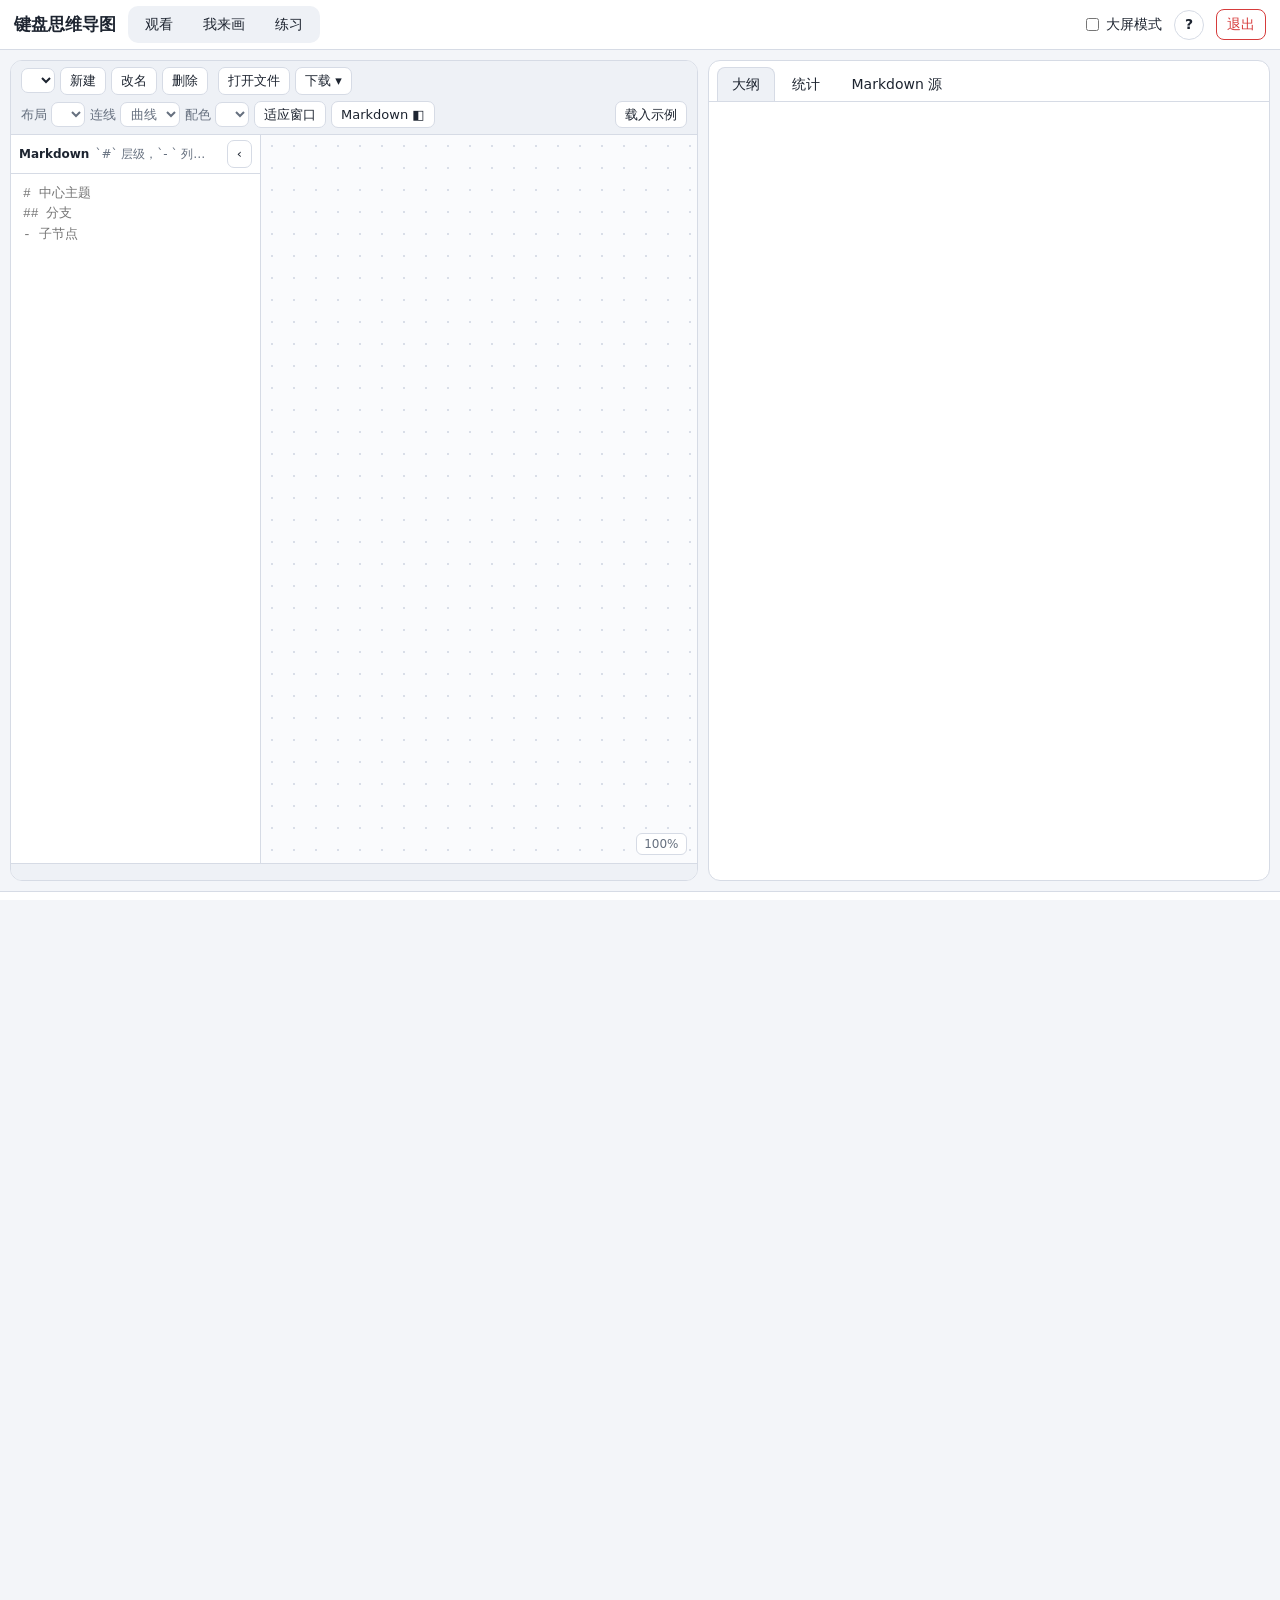
<file: index.html>
<!doctype html>
<html lang="zh-CN">
<head>
<meta charset="utf-8">
<meta name="viewport" content="width=device-width, initial-scale=1">
<title>键盘思维导图</title>
<!-- 仓库根目录的入口：GitHub Pages 打开 https://shuyaogao.github.io/markdown-mindmap/ 时直接跳到 play/。
     用 play/index.html 而不是 play/，这样下载解压后双击本文件（file://）也能跳过去。 -->
<meta http-equiv="refresh" content="0; url=play/index.html">
<link rel="canonical" href="play/index.html">
<style>
  body { margin: 0; padding: 24px 16px; background: #f3f5f9; color: #1d2430; font-family: "Microsoft YaHei", "PingFang SC", system-ui, sans-serif; line-height: 1.7; }
  a { color: #2f5bea; }
  @media (prefers-color-scheme: dark) { body { background: #11141b; color: #e8ecf4; } a { color: #8fb0ff; } }
</style>
</head>
<body>
<p>正在打开键盘思维导图……</p>
<p>没有自动跳转的话，点这里：<a href="play/index.html">打开键盘思维导图（play/index.html）</a></p>
</body>
</html>
</file>
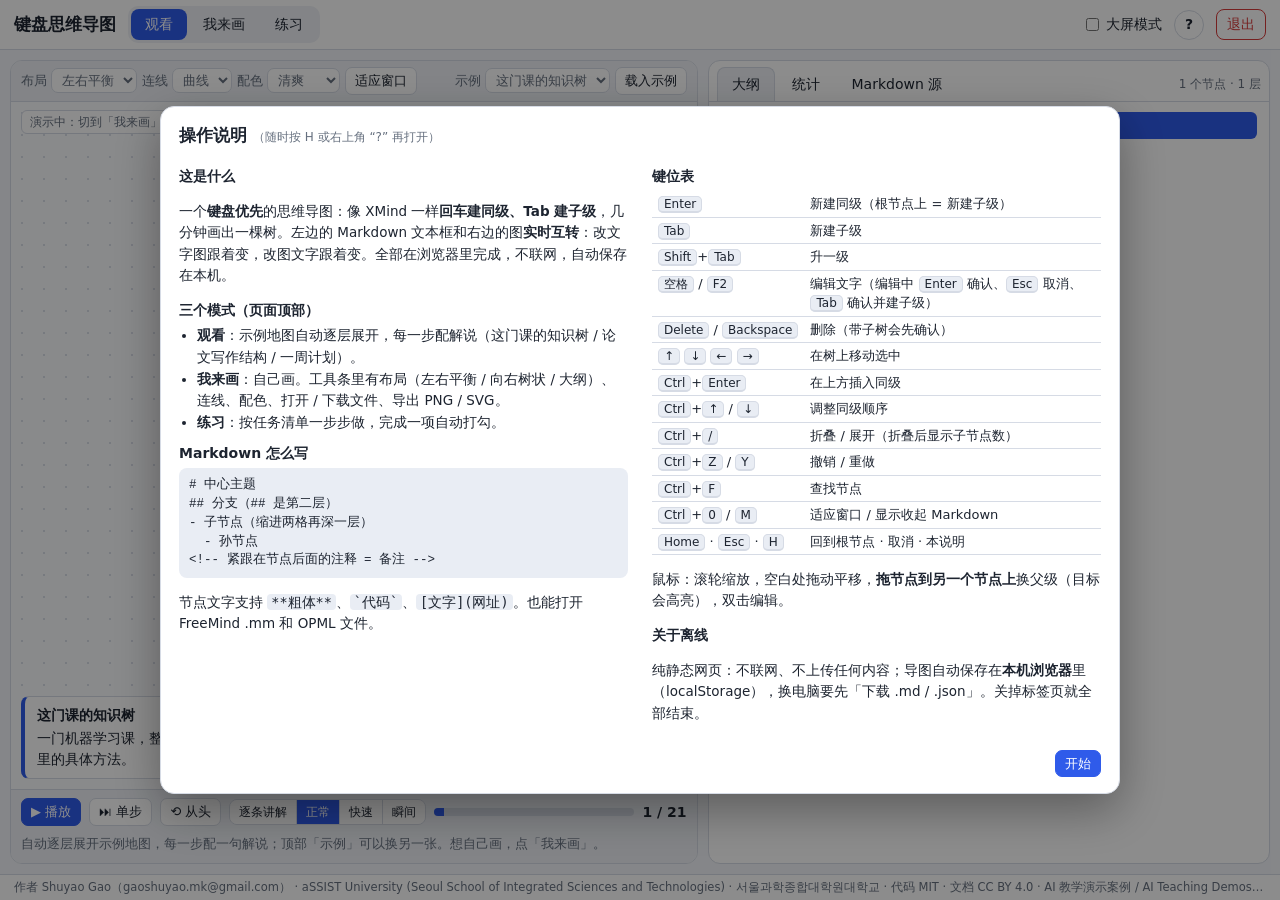
<file: play/index.html>
<!DOCTYPE html>
<html lang="zh-CN">
<head>
<meta charset="utf-8">
<meta name="viewport" content="width=device-width, initial-scale=1, viewport-fit=cover">
<meta name="color-scheme" content="light dark">
<title>键盘思维导图</title>
<link rel="stylesheet" href="css/app.css">
<link rel="stylesheet" href="css/mobile.css">
</head>
<body>

<!-- ===================== 顶栏：标题 + 模式标签 + 右上角按钮 ===================== -->
<header id="topbar">
  <div class="brand"><span id="app-name">键盘思维导图</span><small id="app-tagline"></small></div>
  <nav id="modes" role="tablist">
    <button data-mode="watch" role="tab" title="示例地图自动逐层展开，配解说">观看</button>
    <button data-mode="draw" role="tab" title="自己画：回车建同级、Tab 建子级，Markdown 与图实时互转">我来画</button>
    <button data-mode="practice" role="tab" title="按任务清单练习，完成一项自动打勾">练习</button>
  </nav>
  <span class="spacer"></span>
  <label class="switch" title="左右比例从约 55:45 调到约 70:30，方便投影"><input type="checkbox" id="bigscreen"> 大屏模式</label>
  <button id="help-btn" class="icon" title="操作说明（H）">?</button>
  <button id="exit-btn" class="exit" title="停止全部计算并关闭页面">退出</button>
  <!-- 手机竖屏：其余入口收进 ☰ 菜单 -->
  <button id="menu-btn" aria-label="菜单" aria-expanded="false" aria-controls="menu">☰</button>
  <div id="menu" role="menu" hidden>
    <button role="menuitem" id="menu-md">看 Markdown（改文字图跟着变）</button>
    <button role="menuitem" id="menu-right">大纲 · 统计</button>
    <div class="sep"></div>
    <button role="menuitem" id="menu-new">新建导图</button>
    <button role="menuitem" id="menu-open">打开文件（.md / .json / .opml / .mm）…</button>
    <button role="menuitem" id="menu-dl-md">下载 .md</button>
    <button role="menuitem" id="menu-dl-json">下载 .json</button>
    <button role="menuitem" id="menu-png">导出 PNG</button>
    <button role="menuitem" id="menu-fit">适应窗口</button>
    <div class="sep"></div>
    <button role="menuitem" id="menu-help">操作说明</button>
    <button role="menuitem" id="menu-exit">退出</button>
  </div>
</header>

<main id="layout">
  <!-- ===================== 左栏：工具条 + （Markdown | 图） + 操作区 ===================== -->
  <section id="leftcol">
    <div id="toolbar">
      <span class="grp" id="grp-doc">
        <select id="doc-select" title="本机保存的导图（localStorage 自动保存）"></select>
        <button class="mini" id="doc-new" title="新建一张空白导图">新建</button>
        <button class="mini" id="doc-rename" title="改名（根节点文字就是标题）">改名</button>
        <button class="mini" id="doc-delete" title="从本机删除这张导图">删除</button>
      </span>
      <span class="grp" id="grp-file">
        <button class="mini" id="btn-open" title="打开 .md / .json / .opml / FreeMind .mm">打开文件</button>
        <span class="dd">
          <button class="mini" id="btn-download" title="下载">下载 ▾</button>
          <div class="ddmenu">
            <button id="dl-md">Markdown（.md）</button>
            <button id="dl-json">JSON（.json）</button>
            <button id="dl-opml">OPML（.opml）</button>
            <button id="dl-mm">FreeMind（.mm）</button>
            <div class="sep"></div>
            <button id="dl-png">图片 PNG</button>
            <button id="dl-svg">矢量图 SVG</button>
          </div>
        </span>
      </span>
      <span class="grp" id="grp-view">
        <label>布局 <select id="layout-select"></select></label>
        <label>连线 <select id="edge-select"><option value="curve">曲线</option><option value="elbow">折线</option></select></label>
        <label>配色 <select id="theme-select"></select></label>
        <button class="mini" id="btn-fit" title="适应窗口（Ctrl+0）">适应窗口</button>
        <button class="mini" id="btn-md-toggle" title="显示 / 收起左侧 Markdown 文本框（Ctrl+M）">Markdown ◧</button>
      </span>
      <span class="spacer"></span>
      <span class="grp" id="grp-sample">
        <label>示例 <select id="sample-select"></select></label>
        <button class="mini" id="btn-load-sample" title="把示例载入「我来画」（会另存为一张新导图）">载入示例</button>
      </span>
    </div>

    <div id="workspace">
      <div id="mdpane">
        <div class="mdhead"><b>Markdown</b><span class="hint">`#` 层级，`- ` 列表，`&lt;!-- 备注 --&gt;`；改文字，图跟着变</span><span class="spacer"></span>
          <button class="mini" id="md-collapse" title="收起">‹</button></div>
        <textarea id="md-text" spellcheck="false" placeholder="# 中心主题&#10;## 分支&#10;- 子节点"></textarea>
      </div>
      <div id="stage">
        <svg id="canvas" role="img" aria-label="思维导图画布" tabindex="0"></svg>
        <div id="edit-box" hidden><textarea id="edit-input" rows="1" placeholder="节点文字（Enter 确认，Esc 取消，Tab 确认并建子级）"></textarea>
          <div class="edit-btns"><button id="edit-ok" class="mini primary">确认</button><button id="edit-cancel" class="mini">取消</button></div></div>
        <div id="findbar" hidden><input id="find-input" placeholder="查找节点文字（Enter 下一个，Esc 关闭）"><span id="find-count"></span>
          <button class="mini" id="find-prev" title="上一个">↑</button><button class="mini" id="find-next" title="下一个">↓</button><button class="mini" id="find-close" title="关闭">×</button></div>
        <div id="zoom-badge" title="滚轮缩放，空白处拖动平移">100%</div>
        <div id="lock-badge">演示中：切到「我来画」或「练习」就能动手</div>
        <div id="watch-caption"><b id="cap-title"></b><span id="cap-text"></span></div>
      </div>
    </div>

    <!-- 手机竖屏的操作区（我来画 / 练习）：大按钮代替 Enter / Tab，触控区 ≥ 44px -->
    <div id="mob-actions">
      <button id="mob-sibling" title="新建同级（Enter）"><b>＋</b>同级</button>
      <button id="mob-child" title="新建子级（Tab）"><b>⤷</b>子级</button>
      <button id="mob-outdent" title="升一级（Shift+Tab）"><b>⤴</b>升级</button>
      <button id="mob-edit" title="编辑文字（空格）"><b>✎</b>编辑</button>
      <button id="mob-delete" title="删除（Delete）"><b>🗑</b>删除</button>
      <button id="mob-undo" title="撤销（Ctrl+Z）"><b>↶</b>撤销</button>
    </div>

    <!-- 操作区（随模式变化） -->
    <div id="dock">
      <div id="dock-watch" class="dockpane">
        <div class="playctl">
          <button class="mini primary" id="pl-play" title="播放 / 暂停（空格）">⏸ 暂停</button>
          <button class="mini" id="pl-step" title="暂停时展开下一个">⏭ 单步</button>
          <button class="mini" id="pl-restart" title="从头再播一遍">⟲ 从头</button>
          <span class="seg" id="speed-presets" title="展开速度"></span>
          <span class="prog"><span id="pl-bar"></span></span>
          <b id="pl-count">0 / 0</b>
        </div>
        <div class="howto">自动逐层展开示例地图，每一步配一句解说；顶部「示例」可以换另一张。想自己画，点「我来画」。</div>
      </div>
      <div id="dock-draw" class="dockpane">
        <div class="props">
          <span class="plabel">选中节点：</span><b id="sel-text">—</b>
          <span class="grp"><span class="plabel">颜色</span><span id="color-swatches"></span><button class="mini" id="color-clear" title="恢复自动配色">自动</button></span>
          <span class="grp"><span class="plabel">图标</span><span id="icon-picker"></span><button class="mini" id="icon-clear" title="去掉图标">无</button></span>
          <span class="grp"><span class="plabel">优先级</span><span class="seg" id="priority-seg"></span></span>
          <button class="mini" id="btn-note" title="给节点写备注（Markdown 里是 <!-- 备注 -->）">备注 ≡</button>
          <button class="mini" id="btn-collapse" title="折叠 / 展开（Ctrl+/）">折叠</button>
        </div>
        <div class="howto help-kbd"><b>键盘：</b>Enter 同级 · Tab 子级 · Shift+Tab 升级 · 空格 / F2 编辑 · Delete 删除 · 方向键移动 · Ctrl+↑/↓ 调顺序 · Ctrl+/ 折叠 · Ctrl+Z / Y 撤销重做 · Ctrl+F 查找 · <b>H 看全部键位</b></div>
        <div class="howto help-touch-text"><b>触屏：</b>点节点选中，双击编辑，拖节点到另一个节点上换父级；单指拖空白处平移，双指缩放；下方大按钮建同级 / 子级。</div>
      </div>
      <div id="dock-practice" class="dockpane">
        <div class="tasks-head"><b>练习任务</b><span id="task-progress">0 / 0</span>
          <button class="mini" id="task-reset" title="重新开始练习（清空打勾，换一张空白导图）">重新开始</button></div>
        <ol id="tasks"></ol>
      </div>
    </div>
  </section>

  <!-- ===================== 右栏：大纲 / 统计 / Markdown 源 ===================== -->
  <section id="rightcol">
    <div class="tabs" role="tablist">
      <button data-rtab="outline" class="on">大纲</button>
      <button data-rtab="stats">统计</button>
      <button data-rtab="source">Markdown 源</button>
      <span class="spacer"></span>
      <span class="hint" id="rtab-hint"></span>
    </div>
    <div class="rpane on" id="rpane-outline"><div id="outline" title="点一行就选中对应节点"></div></div>
    <div class="rpane" id="rpane-stats">
      <div class="statgrid">
        <div class="stat"><b id="st-nodes">0</b><span>节点数</span></div>
        <div class="stat"><b id="st-depth">0</b><span>最大深度</span></div>
        <div class="stat"><b id="st-leaves">0</b><span>叶子节点</span></div>
        <div class="stat"><b id="st-notes">0</b><span>带备注</span></div>
      </div>
      <h4>每层节点数</h4>
      <div id="st-levels"></div>
      <p class="note">节点数、深度和每层数量都从当前这棵树实时统计；根节点算第 1 层。</p>
    </div>
    <div class="rpane" id="rpane-source"><pre id="md-source"></pre></div>
  </section>
</main>

<footer id="footer"></footer>

<!-- 手机竖屏：全屏面板的「返回」；横屏时的提示 -->
<button id="sheet-close" type="button" hidden>← 返回</button>
<div id="rotate-hint" role="status"><div><b>竖屏体验更佳</b>把手机竖过来：上面是图，下面是大按钮。<br>
  <button id="rot-ok" type="button">仍然横屏继续</button></div></div>

<!-- ===================== 对话框 ===================== -->
<div class="dlg-mask" id="dlg-confirm">
  <div class="dlg">
    <h3 id="confirm-title">删除节点</h3>
    <p id="confirm-text"></p>
    <div class="dlg-btns">
      <button class="mini" id="confirm-no">取消</button>
      <button class="mini danger" id="confirm-yes">删除</button>
    </div>
  </div>
</div>

<div class="dlg-mask" id="dlg-note">
  <div class="dlg">
    <h3>节点备注 <span class="sub" id="note-for"></span></h3>
    <textarea id="note-text" rows="5" placeholder="写点什么……在 Markdown 里会变成 <!-- 备注 -->"></textarea>
    <div class="dlg-btns">
      <button class="mini" id="note-cancel">取消</button>
      <button class="mini primary" id="note-ok">保存</button>
    </div>
  </div>
</div>

<div class="dlg-mask" id="dlg-prompt">
  <div class="dlg">
    <h3 id="prompt-title">改名</h3>
    <input type="text" id="prompt-input">
    <div class="dlg-btns">
      <button class="mini" id="prompt-cancel">取消</button>
      <button class="mini primary" id="prompt-ok">确定</button>
    </div>
  </div>
</div>

<div class="dlg-mask" id="dlg-help">
  <div class="dlg help">
    <h3>操作说明 <span class="sub">（随时按 H 或右上角 “?” 再打开）</span></h3>
    <div class="helpbody">
    <div class="helpgrid">
      <div>
        <h4>这是什么</h4>
        <p>一个<b>键盘优先</b>的思维导图：像 XMind 一样<b>回车建同级、Tab 建子级</b>，几分钟画出一棵树。左边的 Markdown 文本框和右边的图<b>实时互转</b>：改文字图跟着变，改图文字跟着变。全部在浏览器里完成，不联网，自动保存在本机。</p>
        <h4>三个模式（页面顶部）</h4>
        <ul>
          <li><b>观看</b>：示例地图自动逐层展开，每一步配解说（这门课的知识树 / 论文写作结构 / 一周计划）。</li>
          <li><b>我来画</b>：自己画。工具条里有布局（左右平衡 / 向右树状 / 大纲）、连线、配色、打开 / 下载文件、导出 PNG / SVG。</li>
          <li><b>练习</b>：按任务清单一步步做，完成一项自动打勾。</li>
        </ul>
        <h4>Markdown 怎么写</h4>
        <pre class="mdex"># 中心主题
## 分支（## 是第二层）
- 子节点（缩进两格再深一层）
  - 孙节点
&lt;!-- 紧跟在节点后面的注释 = 备注 --&gt;</pre>
        <p>节点文字支持 <code>**粗体**</code>、<code>`代码`</code>、<code>[文字](网址)</code>。也能打开 FreeMind .mm 和 OPML 文件。</p>
      </div>
      <div>
        <div class="help-kbd">
          <h4>键位表</h4>
          <table class="kbd">
            <tr><td><kbd>Enter</kbd></td><td>新建同级（根节点上 = 新建子级）</td></tr>
            <tr><td><kbd>Tab</kbd></td><td>新建子级</td></tr>
            <tr><td><kbd>Shift</kbd>+<kbd>Tab</kbd></td><td>升一级</td></tr>
            <tr><td><kbd>空格</kbd> / <kbd>F2</kbd></td><td>编辑文字（编辑中 <kbd>Enter</kbd> 确认、<kbd>Esc</kbd> 取消、<kbd>Tab</kbd> 确认并建子级）</td></tr>
            <tr><td><kbd>Delete</kbd> / <kbd>Backspace</kbd></td><td>删除（带子树会先确认）</td></tr>
            <tr><td><kbd>↑</kbd> <kbd>↓</kbd> <kbd>←</kbd> <kbd>→</kbd></td><td>在树上移动选中</td></tr>
            <tr><td><kbd>Ctrl</kbd>+<kbd>Enter</kbd></td><td>在上方插入同级</td></tr>
            <tr><td><kbd>Ctrl</kbd>+<kbd>↑</kbd> / <kbd>↓</kbd></td><td>调整同级顺序</td></tr>
            <tr><td><kbd>Ctrl</kbd>+<kbd>/</kbd></td><td>折叠 / 展开（折叠后显示子节点数）</td></tr>
            <tr><td><kbd>Ctrl</kbd>+<kbd>Z</kbd> / <kbd>Y</kbd></td><td>撤销 / 重做</td></tr>
            <tr><td><kbd>Ctrl</kbd>+<kbd>F</kbd></td><td>查找节点</td></tr>
            <tr><td><kbd>Ctrl</kbd>+<kbd>0</kbd> / <kbd>M</kbd></td><td>适应窗口 / 显示收起 Markdown</td></tr>
            <tr><td><kbd>Home</kbd> · <kbd>Esc</kbd> · <kbd>H</kbd></td><td>回到根节点 · 取消 · 本说明</td></tr>
          </table>
          <p>鼠标：滚轮缩放，空白处拖动平移，<b>拖节点到另一个节点上</b>换父级（目标会高亮），双击编辑。</p>
        </div>
        <div class="help-touch">
          <h4>触屏操作</h4>
          <svg viewBox="0 0 360 250" role="img" aria-label="触屏操作图解：上方的图单指拖动平移、双指缩放，点节点选中、双击编辑，拖节点到另一个节点上换父级；下方一排大按钮：同级、子级、升级、编辑、删除、撤销">
            <rect x="8" y="6" width="344" height="160" rx="8" class="ht-canvas"/>
            <rect x="130" y="68" width="100" height="34" rx="10" class="ht-root"/><text x="180" y="90" class="ht-rt">中心主题</text>
            <path d="M230 85 C 260 85, 260 45, 282 45" class="ht-edge"/><rect x="282" y="32" width="60" height="26" rx="7" class="ht-node"/><text x="312" y="49" class="ht-nt">分支 1</text>
            <path d="M230 85 C 260 85, 260 125, 282 125" class="ht-edge"/><rect x="282" y="112" width="60" height="26" rx="7" class="ht-node on"/><text x="312" y="129" class="ht-nt">分支 2</text>
            <path d="M130 85 C 100 85, 100 85, 76 85" class="ht-edge"/><rect x="16" y="72" width="60" height="26" rx="7" class="ht-node"/><text x="46" y="89" class="ht-nt">分支 3</text>
            <circle cx="312" cy="125" r="13" class="ht-finger"/>
            <path d="M300 140 L 60 110" class="ht-drag" marker-end="url(#ht-arrow)"/>
            <defs><marker id="ht-arrow" viewBox="0 0 10 10" refX="8" refY="5" markerWidth="6" markerHeight="6" orient="auto"><path d="M0 0 L10 5 L0 10 z" class="ht-arrowhead"/></marker></defs>
            <text x="180" y="24" class="ht-label">① 点节点选中，双击编辑；拖节点到另一个节点上 = 换父级</text>
            <text x="180" y="158" class="ht-label">② 单指拖空白处平移，双指缩放</text>
            <g class="ht-tools">
              <rect x="8" y="178" width="52" height="44" rx="8"/><text x="34" y="206">同级</text>
              <rect x="66" y="178" width="52" height="44" rx="8" class="on"/><text x="92" y="206">子级</text>
              <rect x="124" y="178" width="52" height="44" rx="8"/><text x="150" y="206">升级</text>
              <rect x="182" y="178" width="52" height="44" rx="8"/><text x="208" y="206">编辑</text>
              <rect x="240" y="178" width="52" height="44" rx="8"/><text x="266" y="206">删除</text>
              <rect x="298" y="178" width="54" height="44" rx="8"/><text x="325" y="206">撤销</text>
            </g>
            <text x="8" y="242" class="ht-label2">③ 底部大按钮代替 Enter / Tab：同级、子级、升级、编辑、删除、撤销</text>
          </svg>
          <p><b>手机 / 平板</b>：上面是图，下面一排大按钮；「编辑」时输入框出现在键盘上方。右上角 ☰ 里有「看 Markdown」（全屏改文字）、「大纲 · 统计」、打开 / 下载 / 导出和退出。</p>
        </div>
        <h4>关于离线</h4>
        <p>纯静态网页：不联网、不上传任何内容；导图自动保存在<b>本机浏览器</b>里（localStorage），换电脑要先「下载 .md / .json」。关掉标签页就全部结束。</p>
      </div>
    </div>
    </div>
    <div class="dlg-btns help-btns"><button class="mini primary" id="help-close">开始</button></div>
  </div>
</div>

<div id="ended"><div><h2>已停止运行</h2><p>所有计算都已结束，可以直接关闭这个标签页。</p></div></div>

<input type="file" id="file-open" accept=".md,.markdown,.txt,.json,.opml,.mm,.xml" hidden>

<div id="toast"></div>
<pre id="selftest" hidden></pre>

<script src="js/config.js"></script>
<script src="js/credits.js"></script>
<script src="js/model.js"></script>
<script src="js/markdown.js"></script>
<script src="js/formats.js"></script>
<script src="js/layout.js"></script>
<script src="js/samples.js"></script>
<script src="js/store.js"></script>
<script src="js/canvas.js"></script>
<script src="js/mobile.js"></script>
<script src="js/app.js"></script>
</body>
</html>
</file>
<file: play/css/app.css>
/* ============================================================================
   键盘思维导图：电脑端两栏布局（左：工具条 + Markdown | 图 + 操作区；右：大纲 / 统计 / Markdown 源）。
   深色模式跟随系统（prefers-color-scheme）。手机竖屏样式在 mobile.css。
   ============================================================================ */
:root {
  --bg: #f3f5f9; --panel: #ffffff; --panel2: #eef1f6; --line: #d6dbe5; --ink: #1d2430; --muted: #66707f;
  --accent: #2f5bea; --accent-ink: #ffffff; --accent2: #ffb020; --danger: #d63b3b; --ok: #2fb380;
  --stage: #fafbfd; --dot: #d9dee8; --kbd: #e9edf4;
  --top-h: 50px;
}
@media (prefers-color-scheme: dark) {
  :root {
    --bg: #11141b; --panel: #181c25; --panel2: #1f2430; --line: #2c3341; --ink: #e8ecf4; --muted: #99a3b5;
    --accent: #5b86ff; --accent-ink: #ffffff; --accent2: #ffb020; --danger: #ff6b6b; --ok: #3ccf8e;
    --stage: #141821; --dot: #262c39; --kbd: #262c39;
  }
}
* { box-sizing: border-box; }
html, body { height: 100%; margin: 0; }
body { background: var(--bg); color: var(--ink); font: 14px/1.5 "Microsoft YaHei", "PingFang SC", "Noto Sans CJK SC", system-ui, sans-serif;
  display: flex; flex-direction: column; overflow: hidden; }
button, select, input, textarea { font: inherit; color: inherit; }
button { cursor: pointer; border: 1px solid var(--line); background: var(--panel); border-radius: 8px; padding: 4px 10px; }
button:hover { border-color: var(--accent); }
button:disabled { opacity: .45; cursor: default; }
button.primary { background: var(--accent); color: var(--accent-ink); border-color: var(--accent); }
button.danger { background: var(--danger); color: #fff; border-color: var(--danger); }
button.mini { padding: 3px 9px; font-size: 13px; border-radius: 7px; white-space: nowrap; }
select { border: 1px solid var(--line); background: var(--panel); border-radius: 7px; padding: 3px 6px; max-width: 180px; }
textarea, input[type=text] { border: 1px solid var(--line); background: var(--panel); border-radius: 8px; padding: 6px 8px; }
.spacer { flex: 1; }
.hint { color: var(--muted); font-size: 12px; }
kbd { background: var(--kbd); border: 1px solid var(--line); border-bottom-width: 2px; border-radius: 5px; padding: 0 5px; font-size: 12px; font-family: inherit; }
code { background: var(--kbd); border-radius: 4px; padding: 0 4px; }
h4 { margin: 10px 0 4px; font-size: 14px; }
h3 { margin: 0 0 8px; font-size: 17px; }
h3 .sub { font-weight: normal; color: var(--muted); font-size: 12px; }

/* ---------------- 顶栏 ---------------- */
#topbar { height: var(--top-h); flex: none; display: flex; align-items: center; gap: 12px; padding: 0 14px; background: var(--panel); border-bottom: 1px solid var(--line); }
.brand { display: flex; align-items: baseline; gap: 8px; white-space: nowrap; }
.brand #app-name { font-weight: bold; font-size: 17px; }
.brand small { color: var(--muted); }
#modes { display: flex; gap: 2px; padding: 3px; background: var(--panel2); border-radius: 10px; }
#modes button { border: none; background: transparent; padding: 5px 14px; border-radius: 8px; }
#modes button.on { background: var(--accent); color: var(--accent-ink); }
.switch { display: flex; align-items: center; gap: 4px; white-space: nowrap; cursor: pointer; }
#help-btn.icon { width: 30px; height: 30px; padding: 0; border-radius: 50%; font-weight: bold; }
#exit-btn.exit { border-color: var(--danger); color: var(--danger); }
#menu-btn, #menu, #mob-actions, #sheet-close, #rotate-hint, .help-touch, .help-touch-text, #lock-badge, #watch-caption { display: none; }

/* ---------------- 主区 ---------------- */
#layout { flex: 1; min-height: 0; display: grid; grid-template-columns: minmax(0, 55fr) minmax(0, 45fr); gap: 10px; padding: 10px; }
body.bigscreen #layout { grid-template-columns: minmax(0, 70fr) minmax(0, 30fr); }
#leftcol, #rightcol { min-width: 0; min-height: 0; display: flex; flex-direction: column; background: var(--panel); border: 1px solid var(--line); border-radius: 12px; overflow: hidden; }

#toolbar { display: flex; flex-wrap: wrap; align-items: center; gap: 6px 10px; padding: 6px 10px; border-bottom: 1px solid var(--line); background: var(--panel2); }
#toolbar .grp { display: inline-flex; align-items: center; gap: 5px; }
#toolbar label { display: inline-flex; align-items: center; gap: 4px; white-space: nowrap; color: var(--muted); font-size: 13px; }
#doc-select { max-width: 200px; }
.dd { position: relative; }
.dd .ddmenu { display: none; position: absolute; left: 0; top: 100%; z-index: 30; min-width: 170px; background: var(--panel); border: 1px solid var(--line); border-radius: 10px; padding: 4px; box-shadow: 0 8px 24px rgba(0,0,0,.18); }
.dd.open .ddmenu { display: block; }
.ddmenu button { display: block; width: 100%; text-align: left; border: none; background: transparent; padding: 7px 10px; border-radius: 7px; }
.ddmenu button:hover { background: var(--panel2); }
.ddmenu .sep, #menu .sep { height: 1px; background: var(--line); margin: 4px 0; }
body.m-watch #grp-doc, body.m-watch #grp-file, body.m-watch #btn-md-toggle { display: none; }
body:not(.m-watch) #grp-sample label { display: none; }

#workspace { flex: 1; min-height: 0; display: flex; position: relative; }
#mdpane { width: 300px; flex: none; display: flex; flex-direction: column; border-right: 1px solid var(--line); background: var(--panel); }
body.md-hidden #mdpane, body.m-watch #mdpane { display: none; }
.mdhead { display: flex; align-items: center; gap: 6px; padding: 5px 8px; border-bottom: 1px solid var(--line); font-size: 12px; }
.mdhead .hint { white-space: nowrap; overflow: hidden; text-overflow: ellipsis; }
#md-text { flex: 1; min-height: 0; resize: none; border: none; border-radius: 0; padding: 10px 12px; font: 13px/1.6 Consolas, "Courier New", monospace; background: var(--panel); tab-size: 2; white-space: pre; overflow: auto; }
#md-text:focus { outline: none; box-shadow: inset 0 0 0 2px var(--accent); }

#stage { flex: 1; min-width: 0; position: relative; overflow: hidden; background: var(--stage);
  background-image: radial-gradient(var(--dot) 1px, transparent 1px); background-size: 22px 22px; touch-action: none; user-select: none; -webkit-user-select: none; }
#canvas { width: 100%; height: 100%; display: block; cursor: default; outline: none; }
#stage.panning #canvas { cursor: grabbing; }
#stage.dragging #canvas { cursor: copy; }
#canvas g.node { cursor: pointer; }
#canvas g.node .box { transition: filter .12s; }
#canvas g.node:hover .box { filter: brightness(1.06); }
#canvas g.node.drop .box { stroke: var(--accent2); stroke-width: 4; filter: brightness(1.12); }
#canvas g.node.ghost { opacity: .55; pointer-events: none; }
#canvas g.badge { cursor: pointer; }
#canvas tspan.link { cursor: pointer; }
@keyframes pop { from { opacity: 0; transform: scale(.6); } to { opacity: 1; transform: scale(1); } }
#canvas g.node.pop .box, #canvas g.node.pop text, #canvas g.node.pop circle { animation: pop .32s ease-out; transform-box: fill-box; transform-origin: center; }
#zoom-badge { position: absolute; right: 10px; bottom: 8px; font-size: 12px; color: var(--muted); background: var(--panel); border: 1px solid var(--line); border-radius: 6px; padding: 1px 7px; pointer-events: none; }
#lock-badge { position: absolute; left: 10px; top: 8px; font-size: 12px; color: var(--muted); background: var(--panel); border: 1px solid var(--line); border-radius: 6px; padding: 2px 8px; }
body.m-watch #lock-badge { display: block; }
#watch-caption { position: absolute; left: 10px; right: 10px; bottom: 10px; background: var(--panel); border: 1px solid var(--line); border-left: 4px solid var(--accent); border-radius: 8px; padding: 8px 12px; }
#watch-caption b { display: block; margin-bottom: 2px; }
body.m-watch #watch-caption { display: block; }

#edit-box { position: absolute; z-index: 20; min-width: 160px; display: flex; flex-direction: column; gap: 4px; }
#edit-box[hidden] { display: none; }
#edit-input { width: 100%; resize: none; border: 2px solid var(--accent); border-radius: 8px; padding: 6px 8px; background: var(--panel); box-shadow: 0 4px 14px rgba(0,0,0,.18); line-height: 1.35; overflow: hidden; }
#edit-box .edit-btns { display: none; gap: 6px; }

#findbar { position: absolute; z-index: 21; left: 10px; top: 8px; display: flex; align-items: center; gap: 6px; background: var(--panel); border: 1px solid var(--line); border-radius: 10px; padding: 5px 8px; box-shadow: 0 6px 18px rgba(0,0,0,.18); }
#findbar[hidden] { display: none; }
#find-input { width: 220px; }
#find-count { font-size: 12px; color: var(--muted); min-width: 40px; text-align: center; }

/* ---------------- 操作区 ---------------- */
#dock { flex: none; border-top: 1px solid var(--line); background: var(--panel2); padding: 8px 10px; max-height: 38%; overflow: auto; }
.dockpane { display: none; }
body.m-watch #dock-watch, body.m-draw #dock-draw, body.m-practice #dock-practice { display: block; }
.playctl { display: flex; align-items: center; gap: 8px; flex-wrap: wrap; }
.seg { display: inline-flex; border: 1px solid var(--line); border-radius: 8px; overflow: hidden; }
.seg button { border: none; border-radius: 0; background: var(--panel); padding: 3px 9px; font-size: 12px; }
.seg button + button { border-left: 1px solid var(--line); }
.seg button.on { background: var(--accent); color: var(--accent-ink); }
.prog { flex: 1; min-width: 80px; height: 8px; background: var(--line); border-radius: 4px; overflow: hidden; }
#pl-bar { display: block; height: 100%; width: 0; background: var(--accent); transition: width .25s; }
.howto { margin-top: 8px; font-size: 13px; color: var(--muted); line-height: 1.6; }
.props { display: flex; flex-wrap: wrap; align-items: center; gap: 6px 14px; }
.props .grp { display: inline-flex; align-items: center; gap: 5px; }
.plabel { color: var(--muted); font-size: 13px; }
#sel-text { max-width: 220px; overflow: hidden; text-overflow: ellipsis; white-space: nowrap; }
#color-swatches, #icon-picker { display: inline-flex; gap: 4px; flex-wrap: wrap; }
.swatch { width: 22px; height: 22px; border-radius: 50%; border: 2px solid transparent; padding: 0; }
.swatch.on { border-color: var(--ink); }
.ipick { width: 28px; height: 26px; padding: 0; font-size: 15px; }
.ipick.on { border-color: var(--accent); background: var(--panel2); }
.tasks-head { display: flex; align-items: center; gap: 10px; }
#tasks { margin: 6px 0 0; padding-left: 22px; columns: 2; column-gap: 20px; }
#tasks li { margin: 2px 0; break-inside: avoid; }
#tasks li.done { color: var(--ok); text-decoration: line-through; }
#tasks li.done::after { content: " ✔"; }
#tasks li.cur { font-weight: bold; }

/* ---------------- 右栏 ---------------- */
.tabs { display: flex; align-items: center; gap: 2px; padding: 6px 8px 0; border-bottom: 1px solid var(--line); }
.tabs button { border: 1px solid transparent; border-bottom: none; background: transparent; border-radius: 8px 8px 0 0; padding: 6px 14px; }
.tabs button.on { background: var(--panel2); border-color: var(--line); }
.rpane { display: none; flex: 1; min-height: 0; overflow: auto; padding: 10px 12px; }
.rpane.on { display: block; }
#outline .orow { display: flex; align-items: center; gap: 6px; padding: 3px 6px; border-radius: 6px; cursor: pointer; white-space: nowrap; overflow: hidden; text-overflow: ellipsis; }
#outline .orow:hover { background: var(--panel2); }
#outline .orow.sel { background: var(--accent); color: var(--accent-ink); }
#outline .orow .tog { width: 16px; color: var(--muted); font-size: 11px; text-align: center; flex: none; }
#outline .orow.sel .tog { color: inherit; }
#outline .orow .dot { width: 9px; height: 9px; border-radius: 50%; flex: none; }
#outline .orow .cnt { color: var(--muted); font-size: 11px; }
.statgrid { display: grid; grid-template-columns: repeat(4, 1fr); gap: 8px; }
.stat { background: var(--panel2); border-radius: 10px; padding: 8px; text-align: center; }
.stat b { display: block; font-size: 22px; }
.stat span { font-size: 12px; color: var(--muted); }
.lvl { display: grid; grid-template-columns: 54px 1fr 34px; align-items: center; gap: 8px; margin: 4px 0; font-size: 13px; }
.lvl .bar { height: 14px; background: var(--line); border-radius: 7px; overflow: hidden; }
.lvl .bar i { display: block; height: 100%; background: var(--accent); }
.note { font-size: 12px; color: var(--muted); }
#md-source { margin: 0; font: 12.5px/1.6 Consolas, "Courier New", monospace; white-space: pre-wrap; word-break: break-all; }

/* ---------------- 页脚 ---------------- */
#footer { flex: none; padding: 4px 14px; font-size: 11.5px; color: var(--muted); text-align: center; border-top: 1px solid var(--line); background: var(--panel); white-space: nowrap; overflow: hidden; text-overflow: ellipsis; }

/* ---------------- 对话框 ---------------- */
.dlg-mask { display: none; position: fixed; inset: 0; z-index: 100; background: rgba(0,0,0,.45); align-items: center; justify-content: center; padding: 16px; }
.dlg-mask.show { display: flex; }
.dlg { background: var(--panel); border: 1px solid var(--line); border-radius: 14px; padding: 16px 18px; width: min(460px, 100%); box-shadow: 0 16px 48px rgba(0,0,0,.35); }
.dlg textarea, .dlg input[type=text] { width: 100%; }
.dlg-btns { display: flex; justify-content: flex-end; gap: 8px; margin-top: 12px; }
.dlg.help { width: min(960px, 100%); max-height: calc(100vh - 32px); display: flex; flex-direction: column; }
.dlg.help .helpbody { overflow: auto; min-height: 0; }
.helpgrid { display: grid; grid-template-columns: 1fr 1fr; gap: 0 24px; }
.helpgrid p, .helpgrid li { font-size: 13.5px; line-height: 1.6; }
.helpgrid ul { padding-left: 18px; margin: 4px 0; }
.mdex { background: var(--kbd); border-radius: 8px; padding: 8px 10px; font: 12.5px/1.5 Consolas, "Courier New", monospace; margin: 4px 0; }
table.kbd { border-collapse: collapse; width: 100%; font-size: 13px; }
table.kbd td { padding: 3px 6px; border-bottom: 1px solid var(--line); vertical-align: top; }
table.kbd td:first-child { white-space: nowrap; width: 150px; }
.help-touch svg { width: 100%; max-width: 420px; height: auto; display: block; margin: 0 auto 6px; }
.help-touch .ht-canvas { fill: var(--stage); stroke: var(--line); }
.help-touch .ht-root { fill: var(--accent); } .help-touch .ht-rt { fill: #fff; font-size: 12px; text-anchor: middle; font-weight: bold; }
.help-touch .ht-node { fill: #2fb380; } .help-touch .ht-node.on { fill: #f0a030; } .help-touch .ht-nt { fill: #fff; font-size: 11px; text-anchor: middle; }
.help-touch .ht-edge { fill: none; stroke: #9aa6bf; stroke-width: 2; }
.help-touch .ht-finger { fill: rgba(79,143,247,.6); stroke: #fff; stroke-width: 2.5; }
.help-touch .ht-drag { stroke: var(--accent2); stroke-width: 3; stroke-dasharray: 6 5; fill: none; } .help-touch .ht-arrowhead { fill: var(--accent2); }
.help-touch .ht-label { font-size: 11.5px; fill: var(--ink); text-anchor: middle; }
.help-touch .ht-label2 { font-size: 11px; fill: var(--muted); }
.help-touch .ht-tools rect { fill: var(--panel2); stroke: var(--line); }
.help-touch .ht-tools rect.on { fill: var(--accent); }
.help-touch .ht-tools text { font-size: 13px; fill: var(--ink); text-anchor: middle; font-weight: bold; }
.help-touch .ht-tools rect.on + text { fill: #fff; }
.help-touch p { margin-top: 4px; }

#ended { display: none; position: fixed; inset: 0; z-index: 200; background: var(--bg); align-items: center; justify-content: center; text-align: center; }
#ended.show { display: flex; }
#toast { position: fixed; left: 50%; bottom: 36px; transform: translateX(-50%); z-index: 150; background: var(--ink); color: var(--bg); padding: 8px 16px; border-radius: 10px; font-size: 13px; opacity: 0; pointer-events: none; transition: opacity .2s; max-width: 90vw; }
#toast.show { opacity: .95; }

/* ---------------- 窄一点的电脑屏（1366×768）：工具条两行、Markdown 面板窄一点 ---------------- */
@media (max-width: 1400px) {
  #mdpane { width: 250px; }
  #toolbar { font-size: 13px; }
  .brand small { display: none; }
}
</file>
<file: play/css/mobile.css>
/* ============================================================================
   手机竖屏（触屏 + 宽度 ≤ 980px + 竖屏 → body.touchp，由 js/mobile.js 加；触屏横屏 → body.touchl）
     body.m-watch / .m-draw / .m-practice   当前模式
     body.sheet-md / .sheet-right           全屏面板：Markdown 文本框 / 右栏（大纲 · 统计）；#sheet-close 是共用的「返回」
     body.rot-ok                            横屏下选择了「仍然横屏继续」
     #menu-btn #menu                        ☰ 菜单（其余入口都收在这里）
     #mob-actions                           底部一排大按钮：同级 / 子级 / 升级 / 编辑 / 删除 / 撤销（≥ 44px）
   观看：整页上下滚动，图贴顶，解说在图下面，再往下是右栏的紧凑版。
   我来画 / 练习：100dvh 一屏不滚动，上方图、下方属性条 + 大按钮；Markdown 和右栏收起，从 ☰ 全屏打开。
   ============================================================================ */
.pressed { filter: brightness(1.2); transform: scale(.97); }
body.touch .help-touch { display: block; }
body.touch .help-kbd { display: none; }
body.touch .help-touch-text { display: block; }
body.touch #dock-draw .howto.help-kbd { display: none; }

body.touchp { -webkit-touch-callout: none; -webkit-user-select: none; user-select: none; -webkit-tap-highlight-color: transparent; touch-action: manipulation;
  padding: env(safe-area-inset-top) env(safe-area-inset-right) 0 env(safe-area-inset-left); }
body.touchp textarea, body.touchp input { -webkit-user-select: text; user-select: text; }

/* ---- 头部压成一行：标题、模式标签、☰ ---- */
body.touchp #topbar { height: 50px; gap: 6px; padding: 0 8px; box-sizing: border-box; }
body.touchp .brand #app-name { font-size: 15px; }
body.touchp .brand small, body.touchp .switch, body.touchp #help-btn, body.touchp #exit-btn { display: none; }
body.touchp #modes { padding: 2px; gap: 1px; }
body.touchp #modes button { padding: 6px 9px; font-size: 13px; min-height: 34px; }
body.touchp #menu-btn { display: block; margin-left: auto; width: 44px; height: 44px; padding: 0; font-size: 20px; border-radius: 8px; }
body.touchp #menu:not([hidden]), body.touchl #menu:not([hidden]) { display: grid; position: fixed; z-index: 90; right: 8px; top: calc(env(safe-area-inset-top) + 46px); min-width: 230px; max-width: calc(100vw - 16px);
  background: var(--panel); border: 1px solid var(--line); border-radius: 12px; padding: 6px; gap: 2px; box-shadow: 0 8px 24px rgba(0,0,0,.35); }
body.touchl #menu-btn { display: block; margin-left: auto; width: 44px; height: 44px; padding: 0; font-size: 20px; }
#menu button { font-size: 15px; text-align: left; padding: 10px 14px; min-height: 44px; border: none; background: transparent; border-radius: 8px; }
#menu button:active { background: var(--panel2); }

/* ---- 主区改成上下排 ---- */
body.touchp #layout { display: flex; flex-direction: column; gap: 6px; padding: 6px 6px 0; }
body.touchp #leftcol { flex: 1; min-height: 0; border-radius: 10px; }
body.touchp #toolbar { flex-wrap: nowrap; overflow-x: auto; overflow-y: hidden; gap: 8px; padding: 5px 8px; scrollbar-width: none; }
body.touchp #toolbar::-webkit-scrollbar { display: none; }
body.touchp #toolbar .grp { flex: none; }
body.touchp #toolbar label { font-size: 13px; }
body.touchp #toolbar select, body.touchp #toolbar button { min-height: 36px; }
body.touchp #grp-doc, body.touchp #grp-file, body.touchp #btn-md-toggle, body.touchp #btn-fit { display: none; }
body.touchp.m-watch #grp-view { display: none; }
body.touchp.m-watch #grp-sample label { display: inline-flex; }
body.touchp:not(.m-watch) #grp-sample { display: none; }
body.touchp #mdpane { display: none; }
body.touchp #stage { touch-action: none; }
body.touchp #zoom-badge { display: none; }
body.touchp #footer { font-size: 10.5px; padding: 3px 8px; }

/* ---- 观看：整页上下滚动 ---- */
body.touchp.m-watch { height: auto; min-height: 100%; overflow-y: auto; overflow-x: hidden; }
body.touchp.m-watch #layout { flex: none; overflow: visible; }
body.touchp.m-watch #leftcol { flex: none; overflow: visible; }
body.touchp.m-watch #workspace { height: 56vh; min-height: 330px; }
body.touchp.m-watch #dock { max-height: none; }
body.touchp.m-watch #rightcol { flex: none; min-height: 260px; max-height: 60vh; }
body.touchp.m-watch #lock-badge { font-size: 11px; }
body.touchp.m-watch #watch-caption { font-size: 13px; padding: 6px 10px; }
body.touchp.m-watch #footer { padding-bottom: max(4px, env(safe-area-inset-bottom)); }

/* ---- 我来画 / 练习：一屏不滚动 ---- */
body.touchp:not(.m-watch) { height: 100dvh; overflow: hidden; }
body.touchp:not(.m-watch) #layout { flex: 1; min-height: 0; padding-bottom: 0; }
body.touchp:not(.m-watch) #rightcol, body.touchp:not(.m-watch) #footer { display: none; }
body.touchp:not(.m-watch) #dock { max-height: 30%; padding: 6px 8px; }
body.touchp:not(.m-watch) #dock-draw .props { gap: 4px 10px; font-size: 13px; }
body.touchp:not(.m-watch) .props .plabel { font-size: 12px; }
body.touchp:not(.m-watch) .swatch { width: 26px; height: 26px; }
body.touchp:not(.m-watch) .ipick { width: 32px; height: 30px; }
body.touchp:not(.m-watch) #btn-note, body.touchp:not(.m-watch) #btn-collapse, body.touchp:not(.m-watch) #color-clear, body.touchp:not(.m-watch) #icon-clear { min-height: 36px; }
body.touchp:not(.m-watch) #tasks { columns: 1; font-size: 13.5px; }
body.touchp #mob-actions { display: grid; grid-template-columns: repeat(6, 1fr); gap: 5px; padding: 5px 6px calc(env(safe-area-inset-bottom) + 5px); border-top: 1px solid var(--line); background: var(--panel2); flex: none; }
body.touchp.m-watch #mob-actions { display: none; }
#mob-actions button { min-height: 50px; display: flex; flex-direction: column; align-items: center; justify-content: center; gap: 0; padding: 2px 0; font-size: 12px; line-height: 1.2; border-radius: 10px; touch-action: none; }
#mob-actions button b { font-size: 18px; font-weight: normal; line-height: 1.1; }
#mob-actions #mob-child { background: var(--accent); color: var(--accent-ink); border-color: var(--accent); }
#mob-actions #mob-delete { color: var(--danger); }

/* ---- 编辑输入框：固定在键盘上方（js 用 visualViewport 定位） ---- */
body.touchp #edit-box, body.touchl #edit-box { position: fixed; left: 0; right: 0; bottom: 0; top: auto; z-index: 120; min-width: 0; flex-direction: row; align-items: flex-end; gap: 6px; padding: 8px 8px calc(env(safe-area-inset-bottom) + 8px);
  background: var(--panel); border-top: 1px solid var(--line); box-shadow: 0 -6px 18px rgba(0,0,0,.2); }
body.touchp #edit-box[hidden], body.touchl #edit-box[hidden] { display: none; }
body.touchp #edit-input, body.touchl #edit-input { flex: 1; font-size: 16px; min-height: 44px; box-shadow: none; }
body.touchp #edit-box .edit-btns, body.touchl #edit-box .edit-btns { display: flex; }
body.touchp #edit-box .edit-btns button, body.touchl #edit-box .edit-btns button { min-height: 44px; min-width: 56px; }
body.touchp #findbar { right: 10px; }
body.touchp #find-input { flex: 1; min-width: 0; width: auto; min-height: 40px; }

/* ---- 全屏面板：「看 Markdown」「大纲 · 统计」，「返回」关闭 ---- */
body.touchp.sheet-md #mdpane, body.touchp.sheet-right #rightcol { display: flex; position: fixed; z-index: 85; inset: 0; width: auto; border: none; border-radius: 0; background: var(--panel);
  padding: calc(env(safe-area-inset-top) + 6px) 0 calc(env(safe-area-inset-bottom) + 72px); }
body.touchp.sheet-md #md-text { font-size: 15px; }
body.touchp.sheet-md #mdpane .mdhead { padding: 6px 10px; }
body.touchp.sheet-md #md-collapse { display: none; }
body.touchp.sheet-md #sheet-close, body.touchp.sheet-right #sheet-close { display: block; position: fixed; z-index: 86; left: 50%; transform: translateX(-50%);
  bottom: calc(env(safe-area-inset-bottom) + 12px); min-width: 150px; min-height: 48px; padding: 0 26px; background: var(--accent); color: var(--accent-ink);
  font-weight: bold; font-size: 16px; border-radius: 24px; box-shadow: 0 6px 18px rgba(0,0,0,.35); border: none; }
body.touchp .tabs button { min-height: 40px; padding: 6px 12px; font-size: 14px; }
body.touchp #outline .orow { min-height: 36px; font-size: 14px; }

/* ---- 横屏手机：提示竖屏体验更佳 ---- */
body.touchl:not(.m-watch):not(.rot-ok) #rotate-hint { display: grid; position: fixed; inset: 0; z-index: 95; place-items: center; text-align: center;
  background: var(--bg); padding: 16px; line-height: 1.8; }
#rotate-hint b { font-size: 20px; display: block; margin-bottom: 8px; color: var(--accent); }
#rotate-hint button { margin-top: 14px; min-height: 44px; padding: 0 18px; border-radius: 10px; font-size: 15px; }
body.touchl #topbar .switch, body.touchl #help-btn, body.touchl #exit-btn { display: none; }
body.touchl #mdpane { display: none; }

/* ---- 说明浮层：触屏下显示触屏图解，可上下滚动，「开始」固定在底部 ---- */
:is(body.touchp, body.touchl) .dlg-mask { padding: 8px; align-items: stretch; }
:is(body.touchp, body.touchl) .dlg.help { height: 100%; max-height: none; padding: 12px 12px calc(env(safe-area-inset-bottom) + 10px); }
:is(body.touchp, body.touchl) .dlg.help h3 { font-size: 16px; }
:is(body.touchp, body.touchl) .dlg.help .helpbody { -webkit-overflow-scrolling: touch; }
:is(body.touchp, body.touchl) .help-btns { flex: none; }
:is(body.touchp, body.touchl) .help-btns button { min-height: 48px; min-width: 160px; font-size: 16px; }
body.touchp .helpgrid { grid-template-columns: 1fr; gap: 0; }
body.touchp .helpgrid p, body.touchp .helpgrid li { font-size: 13px; }
body.touchp .dlg { padding: 14px; }
body.touchp .dlg-btns button { min-height: 44px; min-width: 80px; }
body.touchp .dlg textarea { font-size: 16px; }
</file>
